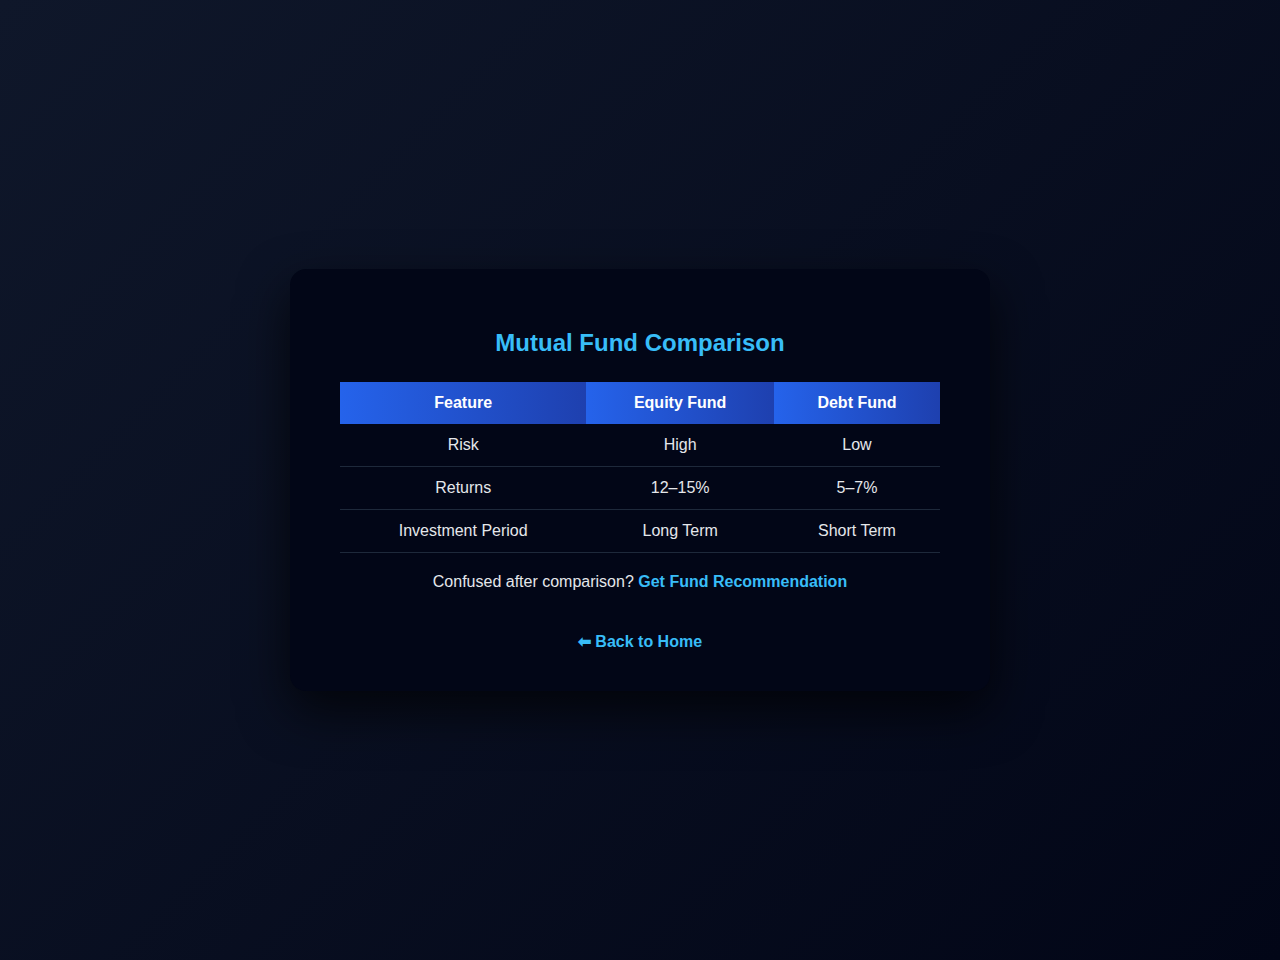
<file: compare.html>
<!DOCTYPE html>
<html>
<head>
  <title>Compare Mutual Funds</title>
  <link rel="stylesheet" href="Compare.css">
</head>
<body style="font-family:Arial; padding:30px; text-align:center;">

<div class="container">
  <h2>Mutual Fund Comparison</h2>

  <table>
    <tr>
      <th>Feature</th>
      <th>Equity Fund</th>
      <th>Debt Fund</th>
    </tr>
    <tr>
      <td>Risk</td>
      <td>High</td>
      <td>Low</td>
    </tr>
    <tr>
      <td>Returns</td>
      <td>12–15%</td>
      <td>5–7%</td>
    </tr>
    <tr>
      <td>Investment Period</td>
      <td>Long Term</td>
      <td>Short Term</td>
    </tr>
  </table>

  <p class="link">
    Confused after comparison?
    <a href="Recommend.html">Get Fund Recommendation</a>
  </p>

  <a href="index.html" class="back">⬅ Back to Home</a>
</div>


</body>
</html>
</file>
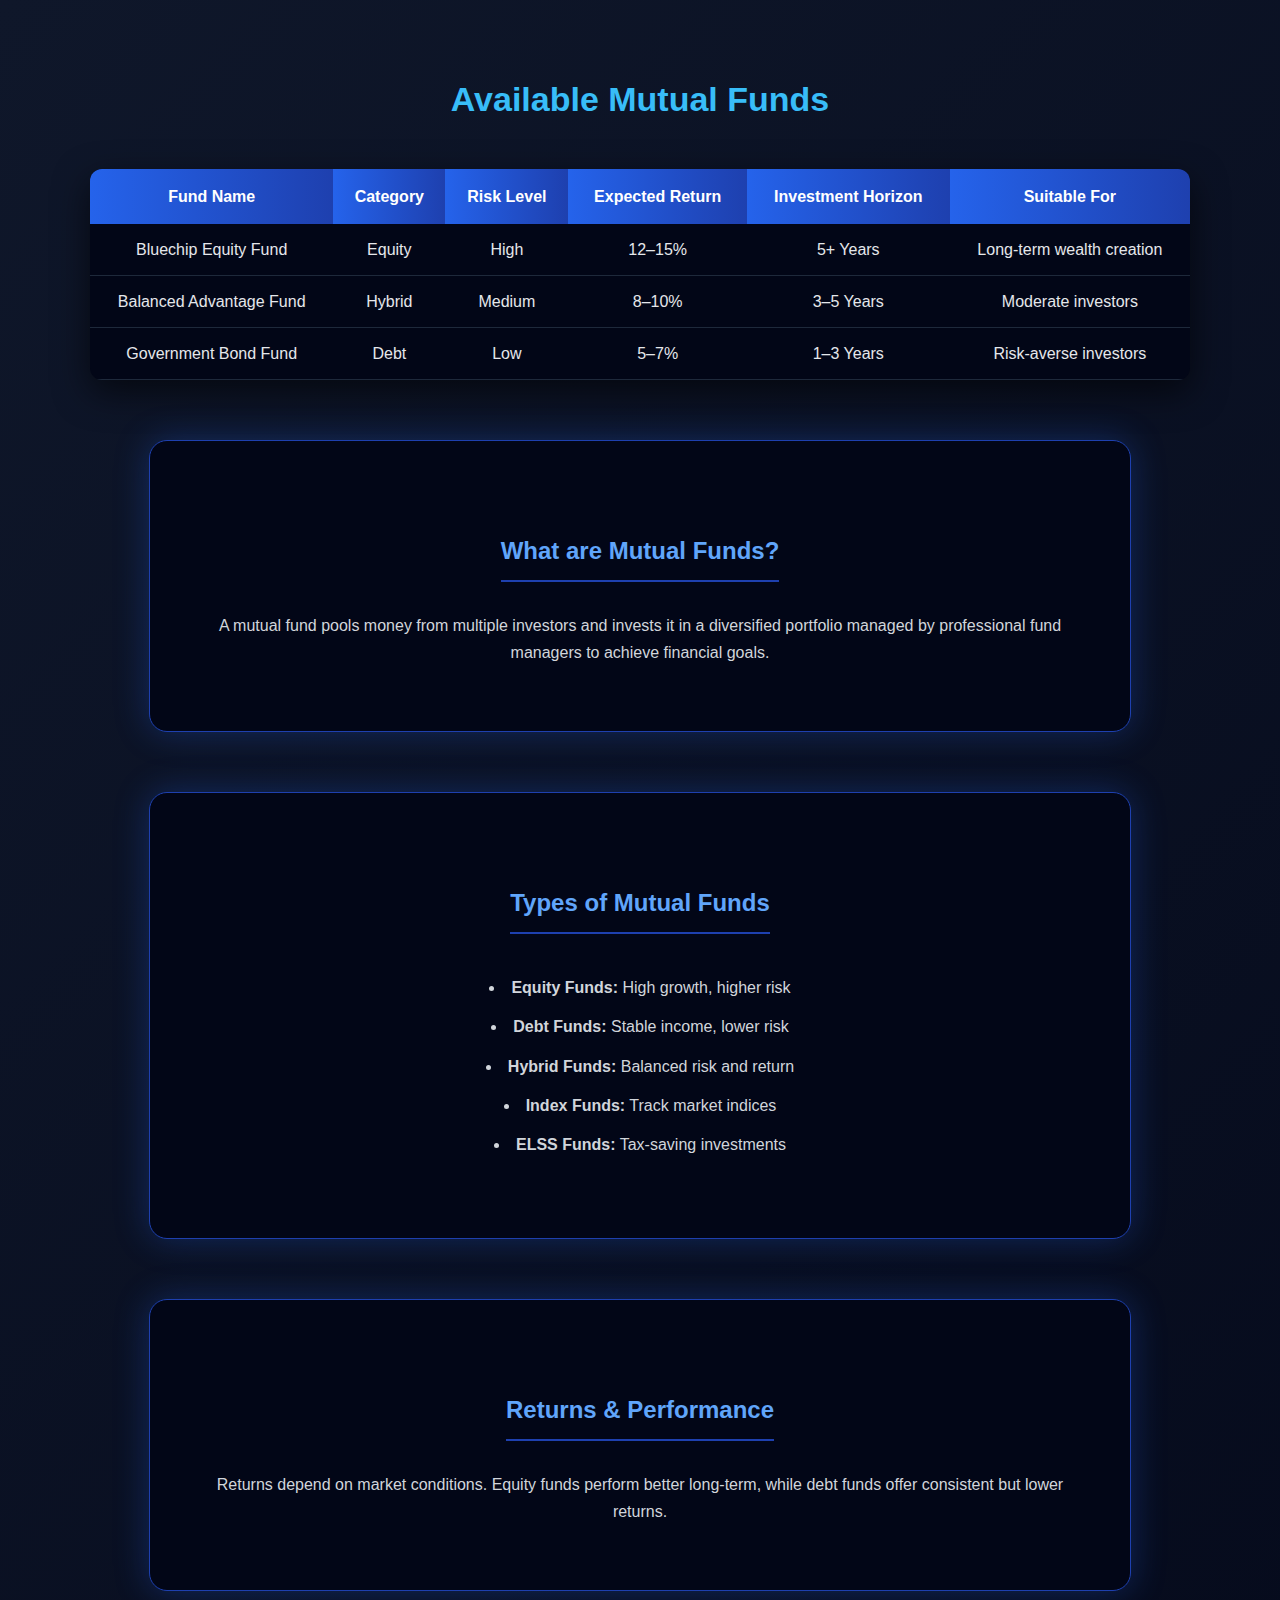
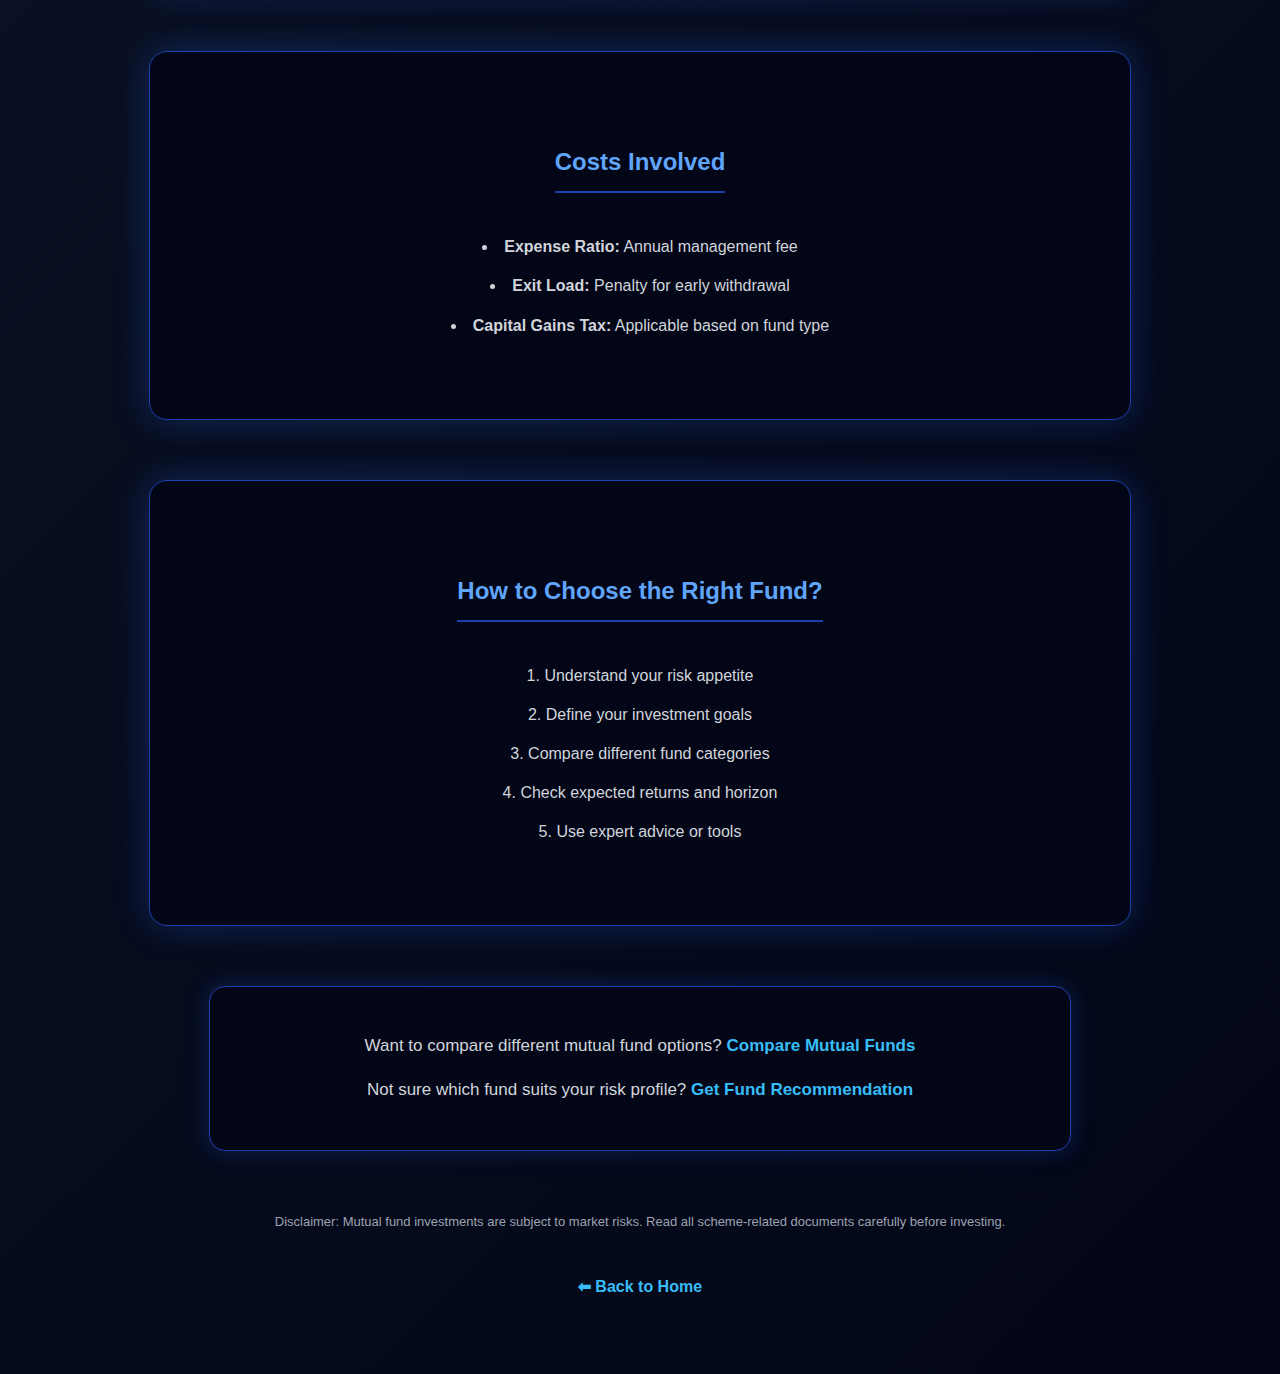
<file: Funds.html>
<!DOCTYPE html>
<html lang="en">
<head>
  <meta charset="UTF-8">
  <title>Mutual Funds</title>
  <link rel="stylesheet" href="Funds.css">
</head>
<body>

<h1>Available Mutual Funds</h1>

<table>
  <tr>
    <th>Fund Name</th>
    <th>Category</th>
    <th>Risk Level</th>
    <th>Expected Return</th>
    <th>Investment Horizon</th>
    <th>Suitable For</th>
  </tr>
  <tr>
    <td>Bluechip Equity Fund</td>
    <td>Equity</td>
    <td>High</td>
    <td>12–15%</td>
    <td>5+ Years</td>
    <td>Long-term wealth creation</td>
  </tr>
  <tr>
    <td>Balanced Advantage Fund</td>
    <td>Hybrid</td>
    <td>Medium</td>
    <td>8–10%</td>
    <td>3–5 Years</td>
    <td>Moderate investors</td>
  </tr>
  <tr>
    <td>Government Bond Fund</td>
    <td>Debt</td>
    <td>Low</td>
    <td>5–7%</td>
    <td>1–3 Years</td>
    <td>Risk-averse investors</td>
  </tr>
</table>

<div class="info-box">
  <h2>What are Mutual Funds?</h2>
  <p>
    A mutual fund pools money from multiple investors and invests it in a diversified portfolio
    managed by professional fund managers to achieve financial goals.
  </p>
</div>

<div class="info-box">
  <h2>Types of Mutual Funds</h2>
  <ul>
    <li><b>Equity Funds:</b> High growth, higher risk</li>
    <li><b>Debt Funds:</b> Stable income, lower risk</li>
    <li><b>Hybrid Funds:</b> Balanced risk and return</li>
    <li><b>Index Funds:</b> Track market indices</li>
    <li><b>ELSS Funds:</b> Tax-saving investments</li>
  </ul>
</div>

<div class="info-box">
  <h2>Returns & Performance</h2>
  <p>
    Returns depend on market conditions. Equity funds perform better long-term,
    while debt funds offer consistent but lower returns.
  </p>
</div>

<div class="info-box">
  <h2>Costs Involved</h2>
  <ul>
    <li><b>Expense Ratio:</b> Annual management fee</li>
    <li><b>Exit Load:</b> Penalty for early withdrawal</li>
    <li><b>Capital Gains Tax:</b> Applicable based on fund type</li>
  </ul>
</div>

<div class="info-box">
  <h2>How to Choose the Right Fund?</h2>
  <ol>
    <li>Understand your risk appetite</li>
    <li>Define your investment goals</li>
    <li>Compare different fund categories</li>
    <li>Check expected returns and horizon</li>
    <li>Use expert advice or tools</li>
  </ol>
</div>


<div class="highlight-box">
  <p>
    Want to compare different mutual fund options?
    <a href="compare.html">Compare Mutual Funds</a>
  </p>
  <p>
    Not sure which fund suits your risk profile?
    <a href="Recommend.html">Get Fund Recommendation</a>
  </p>
</div>

<p class="disclaimer">
  Disclaimer: Mutual fund investments are subject to market risks.
  Read all scheme-related documents carefully before investing.
</p>

<p class="home">
  <a href="index.html">⬅ Back to Home</a>
</p>

</body>
</html>
</file>
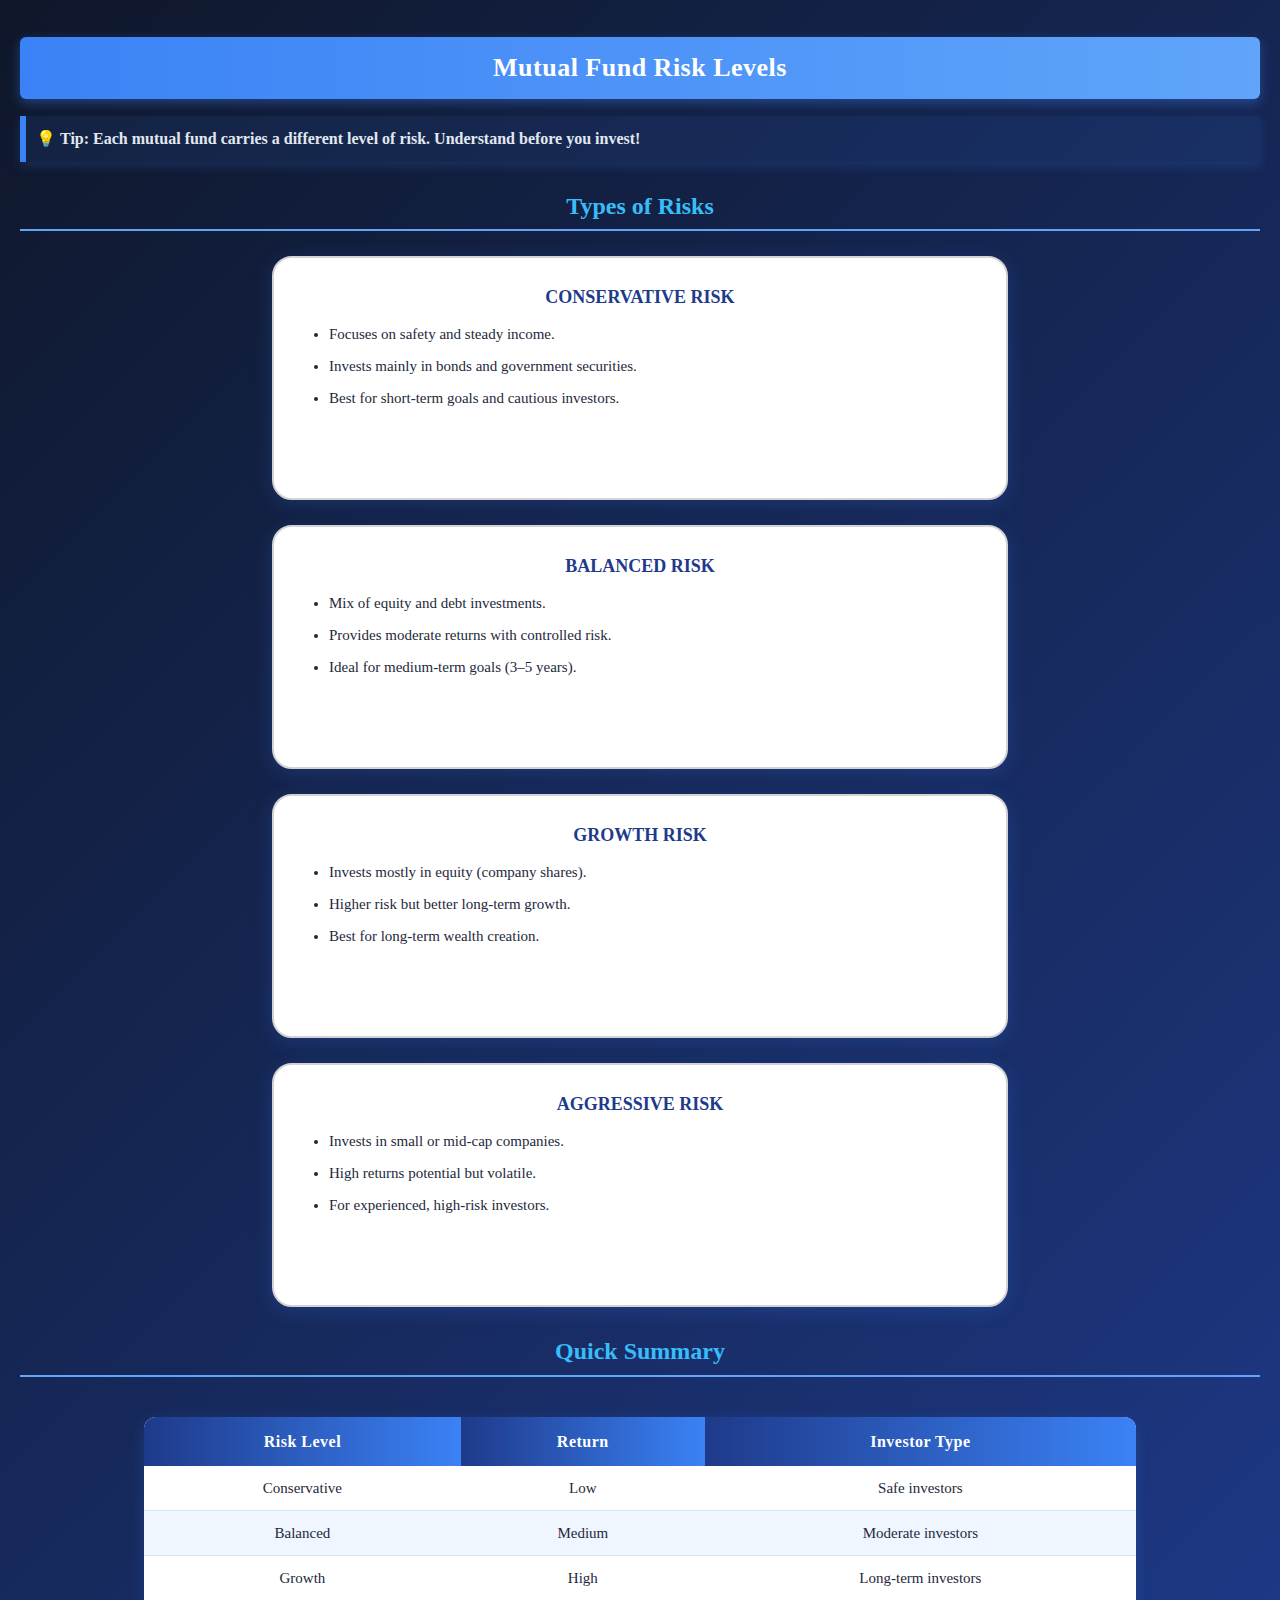
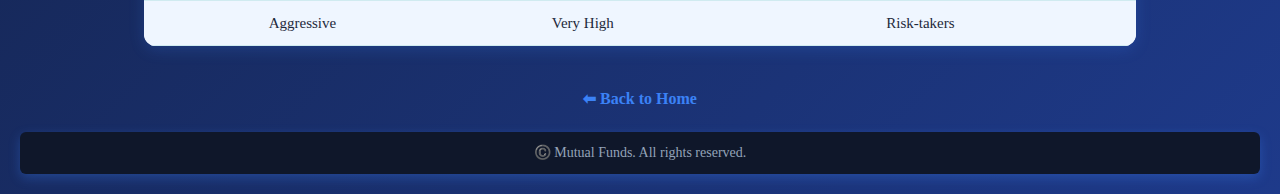
<file: Risk.html>
<!DOCTYPE html>
<html lang="en">
<head>
  <meta charset="UTF-8">
  <meta name="viewport" content="width=device-width, initial-scale=1.0">
  <title>Mutual Fund Risk Levels</title>
    <link rel="stylesheet" href="Risk.css" />

</head>

<body>

  <h1>Mutual Fund Risk Levels</h1>

  <div class="info-box">
    💡 <strong>Tip:</strong> Each mutual fund carries a different level of risk. Understand before you invest!
  </div>

  <h2>Types of Risks</h2>


  <div class="risk-container">

    <div class="risk-box">
      <div class="risk-title">Conservative Risk</div>
      <ul>
        <li>Focuses on safety and steady income.</li>
        <li>Invests mainly in bonds and government securities.</li>
        <li>Best for short-term goals and cautious investors.</li>
      </ul>
    </div>
    <div class="risk-box">
      <div class="risk-title">Balanced Risk</div>
      <ul>
        <li>Mix of equity and debt investments.</li>
        <li>Provides moderate returns with controlled risk.</li>
        <li>Ideal for medium-term goals (3–5 years).</li>
      </ul>
    </div>

    <div class="risk-box">
      <div class="risk-title">Growth Risk</div>
      <ul>
        <li>Invests mostly in equity (company shares).</li>
        <li>Higher risk but better long-term growth.</li>
        <li>Best for long-term wealth creation.</li>
      </ul>
    </div>

    <div class="risk-box">
      <div class="risk-title">Aggressive Risk</div>
      <ul>
        <li>Invests in small or mid-cap companies.</li>
        <li>High returns potential but volatile.</li>
        <li>For experienced, high-risk investors.</li>
      </ul>
    </div>
  </div>

  <h2>Quick Summary</h2>

  <table>
    <thead>
      <tr>
        <th>Risk Level</th>
        <th>Return</th>
        <th>Investor Type</th>
      </tr>
    </thead>
    <tbody>
      <tr>
        <td>Conservative</td>
        <td>Low</td>
        <td>Safe investors</td>
      </tr>
      <tr>
        <td>Balanced</td>
        <td>Medium</td>
        <td>Moderate investors</td>
      </tr>
      <tr>
        <td>Growth</td>
        <td>High</td>
        <td>Long-term investors</td>
      </tr>
      <tr>
        <td>Aggressive</td>
        <td>Very High</td>
        <td>Risk-takers</td>
      </tr>
    </tbody>
  </table>

  <p class="home">
    <a href="index.html">⬅ Back to Home</a>
  </p>

  <footer>
   ©️ Mutual Funds. All rights reserved.
  </footer>

</body>

</html>
</file>
<file: Compare.css>
body {
  margin: 0;
  height: 100vh;
  font-family: "Segoe UI", Arial, sans-serif;
  background: linear-gradient(135deg, #0f172a, #020617);
  display: flex;
  justify-content: center;
  align-items: center;
  color: #e5e7eb;
}

.container {
  background: #020617;
  padding: 40px 50px;
  border-radius: 16px;
  box-shadow: 0 20px 50px rgba(0,0,0,0.7);
  text-align: center;
  width: 600px;
}

h2 {
  color: #38bdf8;
  margin-bottom: 25px;
}

table {
  width: 100%;
  border-collapse: collapse;
  margin-bottom: 20px;
}

th {
  background: linear-gradient(90deg, #2563eb, #1e40af);
  color: white;
  padding: 12px;
}

td {
  padding: 12px;
  border-bottom: 1px solid #1e293b;
}

tr:nth-child(even) {
  background-color: #020617;
}

a {
  color: #38bdf8;
  text-decoration: none;
  font-weight: 600;
}

a:hover {
  text-decoration: underline;
}

.link {
  margin-top: 15px;
}

.back {
  display: inline-block;
  margin-top: 25px;
}

/* ===== ANIMATIONS ===== */

/* Fade-in page */
@keyframes fadeIn {
  from {
    opacity: 0;
  }
  to {
    opacity: 1;
  }
}

@keyframes slideUp {
  from {
    transform: translateY(30px);
    opacity: 0;
  }
  to {
    transform: translateY(0);
    opacity: 1;
  }
}

body {
  animation: fadeIn 0.8s ease-in-out;
}

.container {
  animation: slideUp 0.8s ease-in-out;
}

tr {
  transition: background-color 0.3s ease, transform 0.2s ease;
}

tr:hover {
  background-color: #020617;
  transform: scale(1.01);
}

a {
  transition: color 0.3s ease, transform 0.2s ease;
}

a:hover {
  transform: translateX(4px);
}
</file>
<file: Funds.css>
body {
  font-family: "Segoe UI", Arial, sans-serif;
  background: linear-gradient(135deg, #0f172a, #020617);
  color: #e5e7eb;
  padding: 40px 20px;
  line-height: 1.7;
  text-align: center;
  animation: fadeIn 0.9s ease-in-out;
}

h1 {
  color: #38bdf8;
  font-size: 34px;
  margin-bottom: 25px;
}

h2 {
  color: #60a5fa;
  margin: 50px auto 15px;
  border-bottom: 2px solid #1e40af;
  display: inline-block;
  padding-bottom: 5px;
}

p {
  max-width: 900px;
  margin: 10px auto 25px;
  font-size: 16px;
  color: #d1d5db;
  text-align: center;
}

ul, ol {
  max-width: 700px;
  margin: 20px auto 40px;
  padding-left: 0;
  list-style-position: inside;
  text-align: center;
}

li {
  margin-bottom: 12px;
}

table {
  width: 90%;
  max-width: 1100px;
  margin: 40px auto;
  border-collapse: collapse;
  background: #020617;
  border-radius: 12px;
  overflow: hidden;
  box-shadow: 0 12px 35px rgba(0,0,0,0.6);
  animation: slideUp 0.9s ease-in-out;
}

th {
  background: linear-gradient(90deg, #2563eb, #1e40af);
  color: white;
  padding: 14px;
}

td {
  padding: 12px;
  border-bottom: 1px solid #1e293b;
}

tr {
  transition: transform 0.2s ease;
}

tr:hover {
  transform: scale(1.01);
}

a {
  color: #38bdf8;
  text-decoration: none;
  font-weight: 600;
  transition: transform 0.2s ease, color 0.2s ease;
}

a:hover {
  transform: translateX(3px);
  color: #7dd3fc;
}

.info-box {
  margin: 60px auto;
  max-width: 900px;
  padding: 40px;
  background: #020617;
  border: 1px solid #1e40af;
  border-radius: 18px;
  box-shadow: 0 0 35px rgba(37, 99, 235, 0.3);
  animation: slideUp 0.9s ease-in-out;
}

.info-box h2 {
  margin-bottom: 20px;
  color: #60a5fa;
  border-bottom: 2px solid #1e40af;
  padding-bottom: 8px;
}

.info-box p,
.info-box ul,
.info-box ol {
  color: #d1d5db;
  font-size: 16px;
  text-align: center;
}

.info-box ul,
.info-box ol {
  list-style-position: inside;
  padding-left: 0;
}

.info-box li {
  margin-bottom: 12px;
}


.highlight-box {
  margin: 60px auto;
  max-width: 800px;
  padding: 30px;
  background: #020617;
  border: 1px solid #1e40af;
  border-radius: 16px;
  box-shadow: 0 0 25px rgba(37, 99, 235, 0.25);
  animation: slideUp 1s ease-in-out;
}

.highlight-box p {
  font-size: 17px;
  margin: 15px 0;
}

.disclaimer {
  font-size: 13px;
  color: #9ca3af;
  margin-top: 30px;
}

.home {
  margin-top: 40px;
}

@keyframes fadeIn {
  from { opacity: 0; }
  to { opacity: 1; }
}

@keyframes slideUp {
  from { transform: translateY(30px); opacity: 0; }
  to { transform: translateY(0); opacity: 1; }
}

@media (max-width: 768px) {
  table {
    width: 100%;
    font-size: 14px;
  }

  h1 {
    font-size: 28px;
  }

  h2 {
    font-size: 20px;
  }

  ul, ol {
    max-width: 90%;
  }
}
</file>
<file: Risk.css>
@import url('https://fonts.googleapis.com/css2?family=Poppins:wght@400;500;600&display=swap');

body {
  background: linear-gradient(135deg, #0F172A, #1E3A8A);
  color: #E2E8F0;
  margin: 0;
  padding: 20px;
  line-height: 1.6;
  animation: fadeSlide 0.9s ease-in-out;
}

h1 {
  color: #FFFFFF;
  background: linear-gradient(90deg, #3B82F6, #60A5FA);
  box-shadow: 0 4px 12px rgba(59,130,246,0.4);
  text-align: center;
  font-size: 26px;
  padding: 10px;
  border-radius: 6px;
  letter-spacing: 0.5px;
  animation: fadeSlide 1s ease-in-out;
}

h2 {
  color: #38BDF8;
  border-bottom: 2px solid #60A5FA;
  padding-bottom: 4px;
  margin-top: 25px;
  text-align: center;
  font-weight: 600;
  animation: fadeSlide 1s ease-in-out;
}

.info-box {
  background: rgba(59,130,246,0.1);
  border-left: 6px solid #3B82F6;
  color: #E2E8F0;
  box-shadow: 0 4px 10px rgba(59,130,246,0.2);
  padding: 10px;
  margin: 15px 0;
  font-weight: bold;
  animation: glow 3s infinite;
}

.risk-container {
  display: block;
  margin-top: 20px;
}

.risk-box {
  background-color: #FFFFFF;
  color: #1E293B;
  border-radius: 20px;
  border-left: 5px solid #3B82F6;
  box-shadow: 0 4px 20px rgba(59,130,246,0.2);
  border: 2px solid lightgray;
  width: 55%;
  min-height: 190px;
  margin: 25px auto;
  padding: 25px;
  transition: all 0.3s ease-in-out;
  animation: fadeSlide 0.8s ease-in-out;
}

.risk-box:hover {
  background: linear-gradient(135deg, #EFF6FF, #DBEAFE);
  border-left-color: #60A5FA;
  transform: scale(1.04);
  box-shadow: 0 10px 30px rgba(59,130,246,0.4);
}

.risk-title {
  font-size: 18px;
  color: #1E3A8A;
  text-transform: uppercase;
  font-weight: bold;
  margin-bottom: 10px;
  text-align: center;
}

ul {
  list-style-type: disc;
  padding-left: 30px;
  margin-top: 10px;
}

li {
  margin-bottom: 8px;
  font-size: 15px;
}

table {
  width: 80%;
  border-collapse: collapse;
  margin: 40px auto;
  font-size: 15px;
  text-align: center;
  background: #FFFFFF;
  box-shadow: 0 4px 15px rgba(59,130,246,0.2);
  border-radius: 12px;
  overflow: hidden;
  animation: fadeSlide 1s ease-in-out;
}

thead th {
  background: linear-gradient(90deg, #1E3A8A, #3B82F6);
  color: white;
  padding: 12px;
  font-weight: 600;
  font-size: 16px;
  letter-spacing: 0.5px;
}

tbody td {
  padding: 10px 8px;
  color: #1E293B;
  font-weight: 500;
  border-bottom: 1px solid #d0ebf0;
}

tbody tr:nth-child(even) {
  background-color: #EFF6FF;
}

tbody tr {
  transition: background-color 0.3s ease, transform 0.2s ease;
}

tbody tr:hover {
  background-color: #DBEAFE;
  transform: scale(1.01);
}

a {
  color: #3B82F6;
  font-weight: bold;
  text-decoration: none;
  transition: color 0.25s ease, transform 0.25s ease;
}

a:hover {
  color: #60A5FA;
  text-decoration: underline;
  transform: translateX(4px);
}

.home {
  text-align: center;
}

.home a:hover {
  color: orangered;
}

footer {
  text-align: center;
  background-color: #0F172A;
  color: #94A3B8;
  box-shadow: 0 4px 12px rgba(59,130,246,0.3);
  padding: 10px;
  margin-top: 20px;
  border-radius: 6px;
  font-size: 14px;
  animation: fadeSlide 1s ease-in-out;
}

@media (max-width: 700px) {
  .risk-box {
    width: 90%;
    padding: 20px;
  }
  table {
    width: 95%;
    font-size: 14px;
  }
}

@keyframes fadeSlide {
  from {
    opacity: 0;
    transform: translateY(25px);
  }
  to {
    opacity: 1;
    transform: translateY(0);
  }
}

@keyframes glow {
  0% {
    box-shadow: 0 0 0 rgba(59,130,246,0.3);
  }
  50% {
    box-shadow: 0 0 15px rgba(59,130,246,0.6);
  }
  100% {
    box-shadow: 0 0 0 rgba(59,130,246,0.3);
  }
}
</file>
